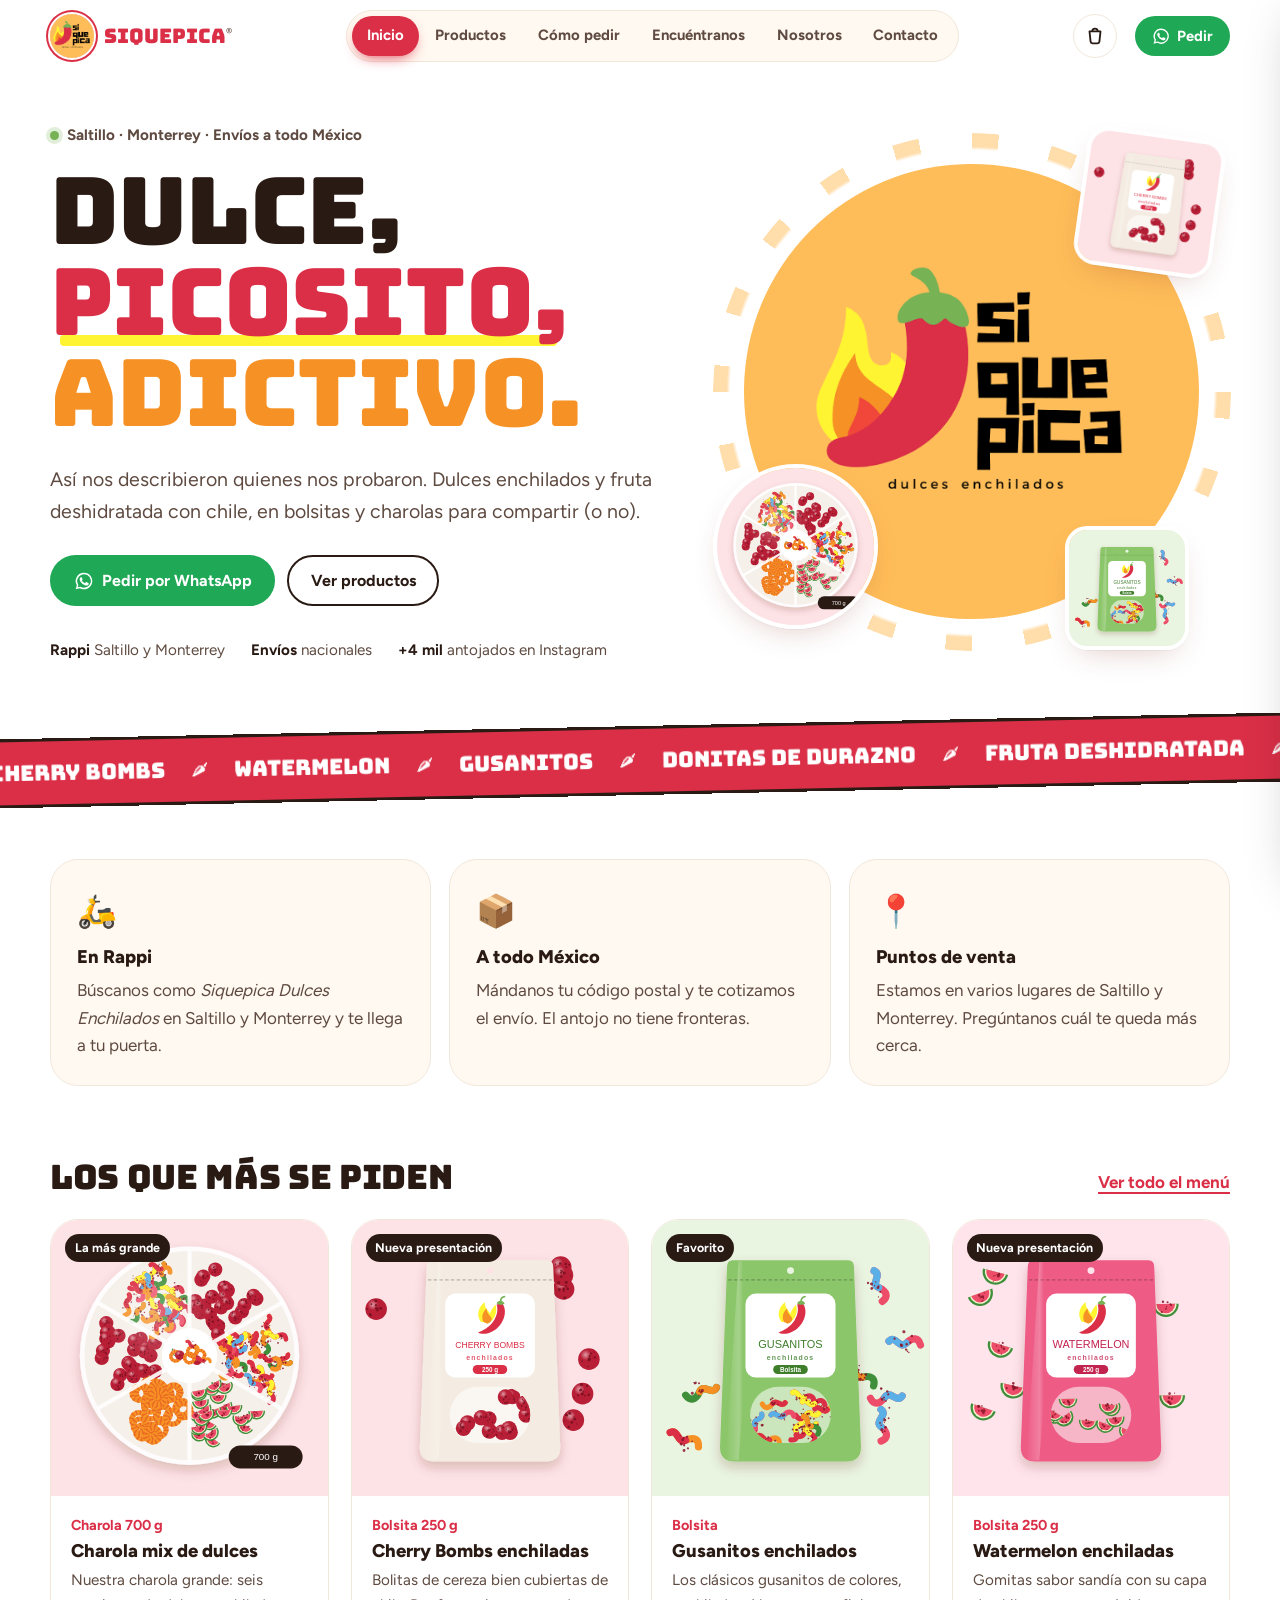
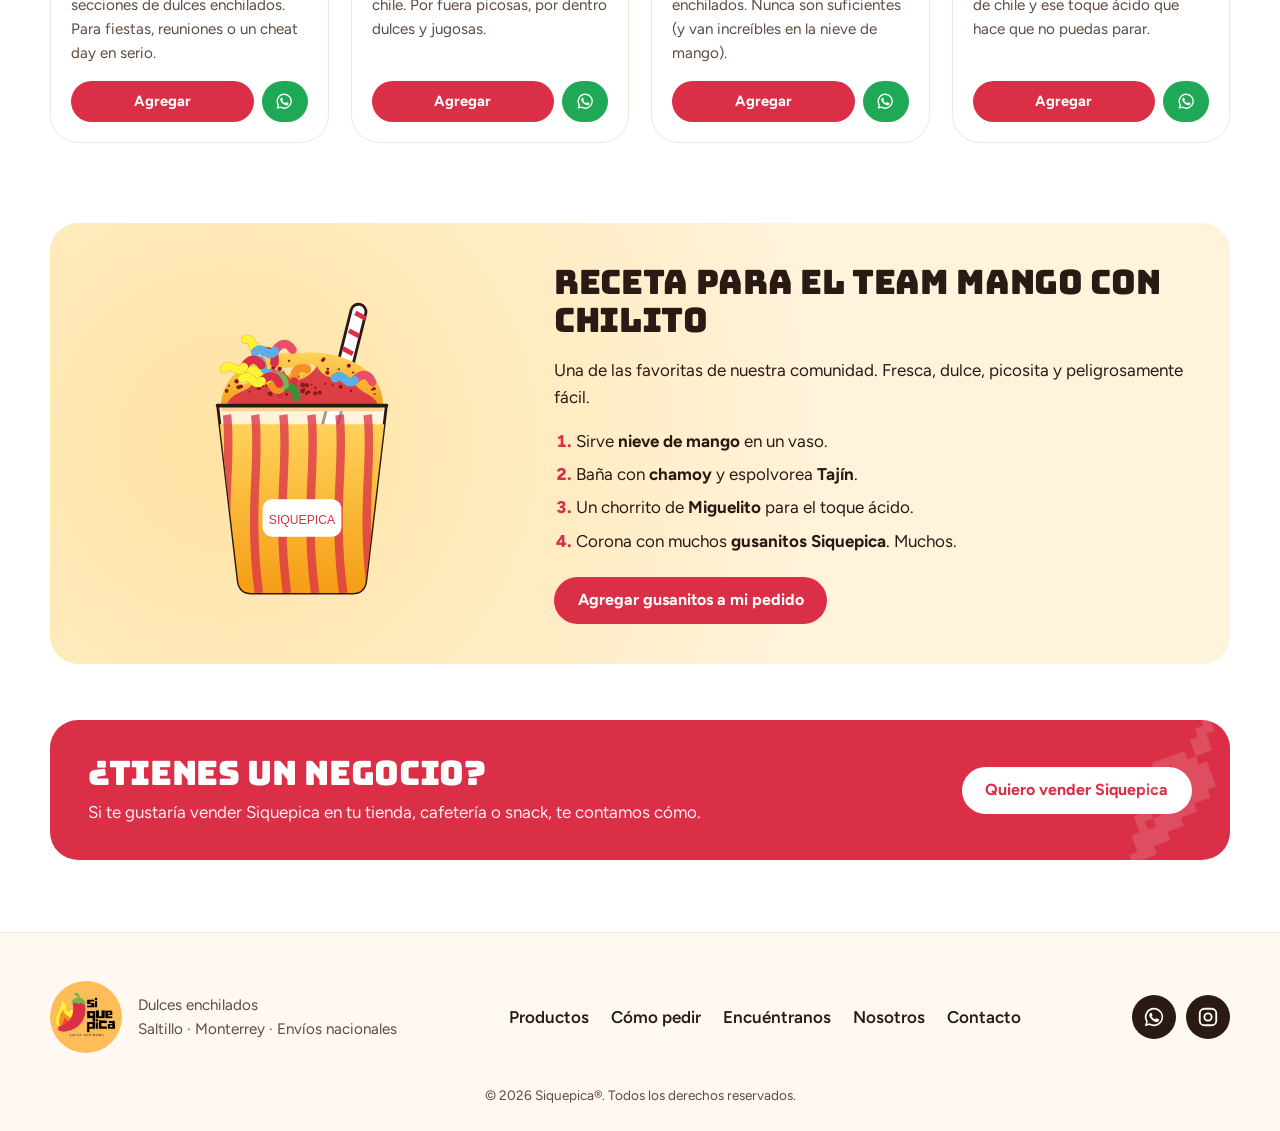
<file: index.html>
<!doctype html>
<html lang="es-MX">
<head>
  <meta charset="utf-8">
  <meta name="viewport" content="width=device-width, initial-scale=1, viewport-fit=cover">
  <title>Siquepica® | Dulces enchilados en Saltillo y Monterrey</title>
  <meta name="description" content="Dulces enchilados y fruta deshidratada con chile. Pide por WhatsApp, encuéntranos en Rappi Saltillo y Monterrey o recibe en todo México con envíos nacionales.">
  <meta name="theme-color" content="#DA2F47">
  <link rel="icon" type="image/png" sizes="32x32" href="img/icon-32.png">
  <link rel="apple-touch-icon" href="img/icon-180.png">

  <meta property="og:type" content="website">
  <meta property="og:locale" content="es_MX">
  <meta property="og:title" content="Siquepica® | Dulces enchilados">
  <meta property="og:description" content="Dulce, picosito y adictivo. Bolsitas, charolas y fruta enchilada desde Saltillo y Monterrey para todo México.">
  <meta property="og:image" content="img/og-image.jpg">
  <meta name="twitter:card" content="summary_large_image">

  <link rel="preload" href="fonts/bungee.woff2" as="font" type="font/woff2" crossorigin>
  <link rel="preload" href="fonts/figtree.woff2" as="font" type="font/woff2" crossorigin>
  <link rel="stylesheet" href="css/styles.css">

  <script type="application/ld+json">
  {
    "@context": "https://schema.org",
    "@type": "Store",
    "name": "Siquepica",
    "description": "Dulces enchilados y fruta deshidratada con chile",
    "image": "img/logo.png",
    "telephone": "+52 844 274 8215",
    "areaServed": ["Saltillo", "Monterrey", "México"],
    "sameAs": ["https://www.instagram.com/siquepica_mx/"]
  }
  </script>
</head>
<body>
  <a class="skip" href="#contenido">Saltar al contenido</a>

  <!-- ============ ENCABEZADO ============ -->
  <header class="topbar" id="topbar">
    <div class="topbar__inner">
      <a href="#inicio" class="brand" data-tab-link="inicio" aria-label="Siquepica, ir al inicio">
        <img src="img/logo.png" alt="" width="44" height="44">
        <span class="brand__name">siquepica<sup>®</sup></span>
      </a>

      <nav class="tabs" aria-label="Secciones">
        <div class="tabs__list" role="tablist">
          <a href="#inicio" role="tab" data-tab-link="inicio">Inicio</a>
          <a href="#productos" role="tab" data-tab-link="productos">Productos</a>
          <a href="#como-pedir" role="tab" data-tab-link="como-pedir">Cómo pedir</a>
          <a href="#encuentranos" role="tab" data-tab-link="encuentranos">Encuéntranos</a>
          <a href="#nosotros" role="tab" data-tab-link="nosotros">Nosotros</a>
          <a href="#contacto" role="tab" data-tab-link="contacto">Contacto</a>
          <span class="tabs__ink" aria-hidden="true"></span>
        </div>
      </nav>

      <button class="cart-btn" id="cartBtn" aria-label="Ver tu pedido" aria-controls="drawer">
        <svg viewBox="0 0 24 24" aria-hidden="true"><path d="M6 7h12l-1.2 11.2a2 2 0 0 1-2 1.8H9.2a2 2 0 0 1-2-1.8L6 7Z"/><path d="M9 7a3 3 0 0 1 6 0"/></svg>
        <span class="cart-btn__count" id="cartCount" hidden>0</span>
      </button>
      <a class="btn btn--wa btn--sm topbar__wa" data-wa="Hola Siquepica 👋 quiero hacer un pedido" href="#" target="_blank" rel="noopener">
        <svg viewBox="0 0 24 24" aria-hidden="true"><use href="#i-wa"/></svg><span>Pedir</span>
      </a>
    </div>
  </header>

  <main id="contenido">

    <!-- ===================== INICIO ===================== -->
    <section class="panel" data-panel="inicio" aria-label="Inicio">
      <div class="hero">
        <div class="hero__copy">
          <p class="hero__kicker"><span class="dot"></span> Saltillo · Monterrey · Envíos a todo México</p>
          <h1 class="hero__title" aria-label="Dulce, picosito, adictivo.">
            <span class="w w1">Dulce,</span>
            <span class="w w2">picosito,</span>
            <span class="w w3">adictivo.</span>
          </h1>
          <p class="hero__lead">Así nos describieron quienes nos probaron. Dulces enchilados y fruta deshidratada con chile, en bolsitas y charolas para compartir (o no).</p>
          <div class="hero__ctas">
            <a class="btn btn--wa" data-wa="Hola Siquepica 👋 se me antojó, ¿qué tienen disponible?" href="#" target="_blank" rel="noopener">
              <svg viewBox="0 0 24 24" aria-hidden="true"><use href="#i-wa"/></svg> Pedir por WhatsApp
            </a>
            <a class="btn btn--ghost" href="#productos" data-tab-link="productos">Ver productos</a>
          </div>
          <ul class="hero__facts">
            <li><strong>Rappi</strong> Saltillo y Monterrey</li>
            <li><strong>Envíos</strong> nacionales</li>
            <li><strong>+4 mil</strong> antojados en Instagram</li>
          </ul>
        </div>

        <div class="hero__art" aria-hidden="true">
          <div class="sun"></div>
          <img class="hero__logo" src="img/logo.png" alt="" width="420" height="420">
          <img class="float f1" src="img/productos/cherry-bombs.svg" alt="">
          <img class="float f2" src="img/productos/charola-700-dulces.svg" alt="">
          <img class="float f3" src="img/productos/gusanitos.svg" alt="">
        </div>
      </div>

      <div class="ticker" aria-hidden="true">
        <div class="ticker__track">
          <span>Cherry bombs</span><i>🌶</i><span>Watermelon</span><i>🌶</i><span>Gusanitos</span><i>🌶</i><span>Donitas de durazno</span><i>🌶</i><span>Fruta deshidratada</span><i>🌶</i><span>Charola 700 g</span><i>🌶</i><span>Mix de dulces</span><i>🌶</i>
          <span>Cherry bombs</span><i>🌶</i><span>Watermelon</span><i>🌶</i><span>Gusanitos</span><i>🌶</i><span>Donitas de durazno</span><i>🌶</i><span>Fruta deshidratada</span><i>🌶</i><span>Charola 700 g</span><i>🌶</i><span>Mix de dulces</span><i>🌶</i>
        </div>
      </div>

      <div class="wrap">
        <div class="ways">
          <a class="way" href="#encuentranos" data-tab-link="encuentranos">
            <span class="way__icon">🛵</span>
            <h3>En Rappi</h3>
            <p>Búscanos como <em>Siquepica Dulces Enchilados</em> en Saltillo y Monterrey y te llega a tu puerta.</p>
          </a>
          <a class="way" href="#como-pedir" data-tab-link="como-pedir">
            <span class="way__icon">📦</span>
            <h3>A todo México</h3>
            <p>Mándanos tu código postal y te cotizamos el envío. El antojo no tiene fronteras.</p>
          </a>
          <a class="way" href="#encuentranos" data-tab-link="encuentranos">
            <span class="way__icon">📍</span>
            <h3>Puntos de venta</h3>
            <p>Estamos en varios lugares de Saltillo y Monterrey. Pregúntanos cuál te queda más cerca.</p>
          </a>
        </div>

        <div class="section-head">
          <h2>Los que más se piden</h2>
          <a class="link" href="#productos" data-tab-link="productos">Ver todo el menú</a>
        </div>
        <div class="grid grid--products" id="featured"></div>

        <article class="recipe">
          <div class="recipe__art" aria-hidden="true">
            <img src="img/mangonada.svg" alt="" width="320" height="320" class="mangonada">
          </div>
          <div class="recipe__copy">
            <h2>Receta para el team mango con chilito</h2>
            <p>Una de las favoritas de nuestra comunidad. Fresca, dulce, picosita y peligrosamente fácil.</p>
            <ol class="recipe__steps">
              <li>Sirve <strong>nieve de mango</strong> en un vaso.</li>
              <li>Baña con <strong>chamoy</strong> y espolvorea <strong>Tajín</strong>.</li>
              <li>Un chorrito de <strong>Miguelito</strong> para el toque ácido.</li>
              <li>Corona con muchos <strong>gusanitos Siquepica</strong>. Muchos.</li>
            </ol>
            <button class="btn btn--red" data-add="gusanitos">Agregar gusanitos a mi pedido</button>
          </div>
        </article>

        <aside class="band">
          <div>
            <h2>¿Tienes un negocio?</h2>
            <p>Si te gustaría vender Siquepica en tu tienda, cafetería o snack, te contamos cómo.</p>
          </div>
          <a class="btn btn--light" href="#contacto" data-tab-link="contacto" data-scroll="mayoreo">Quiero vender Siquepica</a>
        </aside>
      </div>
    </section>

    <!-- ===================== PRODUCTOS ===================== -->
    <section class="panel" data-panel="productos" aria-label="Productos" hidden>
      <div class="wrap">
        <header class="page-head">
          <h1>El menú del antojo</h1>
          <p>Dulces enchilados, fruta deshidratada con chile y mezclas de los dos. Agrega lo que se te antoje y mándanos tu pedido armado por WhatsApp.</p>
        </header>

        <div class="filters" role="group" aria-label="Filtrar productos">
          <button class="chip is-on" data-filter="todos">Todo</button>
          <button class="chip" data-filter="bolsitas">Bolsitas</button>
          <button class="chip" data-filter="charolas">Charolas</button>
          <button class="chip" data-filter="fruta">Fruta</button>
        </div>

        <div class="grid grid--products" id="catalog"></div>

        <div class="sizes">
          <h2>Presentaciones</h2>
          <div class="sizes__row">
            <div class="size"><span class="size__bar" style="--h:22%"></span><strong>100 g</strong><span>Bolsita chica</span></div>
            <div class="size"><span class="size__bar" style="--h:45%"></span><strong>250 g</strong><span>Bolsita</span></div>
            <div class="size"><span class="size__bar" style="--h:62%"></span><strong>350 g</strong><span>Charola</span></div>
            <div class="size"><span class="size__bar" style="--h:100%"></span><strong>700 g</strong><span>Charola grande</span></div>
          </div>
          <p class="note">Precios y existencias cambian según temporada. Te confirmamos todo por WhatsApp o DM antes de apartar.</p>
        </div>
      </div>
    </section>

    <!-- ===================== CÓMO PEDIR ===================== -->
    <section class="panel" data-panel="como-pedir" aria-label="Cómo pedir" hidden>
      <div class="wrap">
        <header class="page-head">
          <h1>Pedir es más fácil de lo que crees</h1>
          <p>Cinco pasos y tu antojo va en camino.</p>
        </header>

        <ol class="steps">
          <li class="step">
            <span class="step__n">1</span>
            <div>
              <h3>Escríbenos</h3>
              <p>Mándanos DM o WhatsApp y dinos desde qué ciudad nos escribes. Si necesitas envío, compártenos tu código postal.</p>
            </div>
          </li>
          <li class="step">
            <span class="step__n">2</span>
            <div>
              <h3>Elige lo que más se te antoje</h3>
              <p>Dulces enchilados, fruta deshidratada enchilada o mix de dulces con fruta. Escoge tu presentación favorita.</p>
            </div>
          </li>
          <li class="step">
            <span class="step__n">3</span>
            <div>
              <h3>Confirmamos disponibilidad</h3>
              <p>Te pasamos el total de tu pedido, las opciones de entrega y, si aplica, el costo de envío. Apartas con el <strong>50% de anticipo</strong>.</p>
            </div>
          </li>
          <li class="step">
            <span class="step__n">4</span>
            <div>
              <h3>Elige cómo recibirlo</h3>
              <p>Recolección sin costo, entrega a domicilio en Saltillo y Monterrey, o envío nacional.</p>
            </div>
          </li>
          <li class="step">
            <span class="step__n">5</span>
            <div>
              <h3>Liquida y recibe</h3>
              <p>Según la opción que elegiste, liquidas al recoger o antes de que salga tu pedido. Y a disfrutar.</p>
            </div>
          </li>
        </ol>

        <h2 class="h2-space">Opciones de entrega</h2>
        <div class="delivery">
          <article class="dcard">
            <div class="dcard__top" style="--c:var(--green)">🛍️</div>
            <h3>Recolección sin costo</h3>
            <p>Recoge tu pedido en uno de nuestros puntos participantes. Se agenda según los horarios de entrega.</p>
            <p class="dcard__pay"><strong>Pago:</strong> si recoges directo con nosotros, liquidas ahí mismo. En otro punto participante, tu pedido debe quedar liquidado antes.</p>
          </article>
          <article class="dcard">
            <div class="dcard__top" style="--c:var(--orange)">🛵</div>
            <h3>Entrega a domicilio</h3>
            <p>Disponible en Saltillo y Monterrey. El costo depende de tu zona.</p>
            <p class="dcard__pay"><strong>Pago:</strong> se liquida antes de que salga tu pedido.</p>
          </article>
          <article class="dcard">
            <div class="dcard__top" style="--c:var(--red)">📦</div>
            <h3>Envío nacional</h3>
            <p>Enviamos a toda la República Mexicana. Solo pásanos tu código postal para cotizar.</p>
            <p class="dcard__pay"><strong>Pago:</strong> se liquida antes del envío.</p>
          </article>
        </div>

        <div class="band band--yellow">
          <div>
            <h2>¿Ya sabes qué vas a pedir?</h2>
            <p>Arma tu pedido en la página y te lo mandamos listo a WhatsApp.</p>
          </div>
          <a class="btn btn--red" href="#productos" data-tab-link="productos">Armar mi pedido</a>
        </div>
      </div>
    </section>

    <!-- ===================== ENCUÉNTRANOS ===================== -->
    <section class="panel" data-panel="encuentranos" aria-label="Dónde encontrarnos" hidden>
      <div class="wrap">
        <header class="page-head">
          <h1>¿Dónde consigo Siquepica?</h1>
          <p>En Rappi, en puntos de venta de Saltillo y Monterrey, o directo en tu casa con envío nacional.</p>
        </header>

        <div class="route" aria-hidden="true">
          <svg viewBox="0 0 800 220" class="route__svg">
            <path id="routePath" d="M90 160 C230 40 330 200 450 110 S650 60 710 80" fill="none" stroke="var(--red)" stroke-width="5" stroke-linecap="round" stroke-dasharray="2 14"/>
            <g class="pin" transform="translate(90 160)"><circle r="16" fill="var(--red)"/><circle r="6" fill="#fff"/></g>
            <g class="pin" transform="translate(710 80)"><circle r="16" fill="var(--red)"/><circle r="6" fill="#fff"/></g>
            <text x="90" y="205" text-anchor="middle" class="route__city">Saltillo</text>
            <text x="710" y="130" text-anchor="middle" class="route__city">Monterrey</text>
            <g class="route__chili">
              <path d="M10 -14 C16 -8 15 4 5 11 C-1 15 -9 16 -12 13 C-8 12 0 8 4 2 C8 -4 8 -9 6 -13 Z" fill="var(--red)"/>
              <path d="M6 -14 C8 -17 12 -17 14 -13 C12 -12 8 -12 6 -14 Z" fill="var(--green)"/>
              <animateMotion dur="7s" repeatCount="indefinite" rotate="auto"><mpath href="#routePath"/></animateMotion>
            </g>
          </svg>
        </div>

        <div class="split">
          <article class="place">
            <div class="place__head">
              <span class="rappi-badge">Rappi</span>
              <h2>Saltillo</h2>
            </div>
            <p>Desde enero de 2026 ya estamos en Rappi Saltillo. Encuentra bolsitas de 250 g en nuestra nueva presentación y charolas de 350 g y 700 g.</p>
            <p class="muted">Abre Rappi y busca <strong>Siquepica Dulces Enchilados</strong>.</p>
            <a class="btn btn--rappi" data-rappi href="#" target="_blank" rel="noopener">Abrir Rappi</a>
          </article>

          <article class="place">
            <div class="place__head">
              <span class="rappi-badge">Rappi</span>
              <h2>Monterrey</h2>
            </div>
            <p>Llegamos a Rappi Monterrey en marzo de 2026. Disponible en:</p>
            <ul class="zones">
              <li>Valle Oriente</li><li>San Agustín</li><li>Contry</li><li>Zona Tec</li><li>Roma</li>
              <li>Centro Sur</li><li>Las Brisas</li><li>Del Paseo</li><li>Mederos</li><li>y zonas cercanas</li>
            </ul>
            <table class="hours">
              <caption>Horario en Rappi Monterrey</caption>
              <tr><th scope="row">Lunes a viernes</th><td>11:00 am – 6:30 pm</td></tr>
              <tr><th scope="row">Sábado</th><td>11:00 am – 2:00 pm</td></tr>
            </table>
            <p class="muted small">La disponibilidad puede variar según tu ubicación dentro de la app.</p>
            <a class="btn btn--rappi" data-rappi href="#" target="_blank" rel="noopener">Abrir Rappi</a>
          </article>
        </div>

        <div class="split">
          <article class="place place--soft">
            <h2>Puntos de venta</h2>
            <p>Tenemos presencia en diferentes ubicaciones de Saltillo y Monterrey. La lista completa y actualizada está en las historias destacadas de nuestro Instagram.</p>
            <div class="btn-row">
              <a class="btn btn--ghost" data-ig href="#" target="_blank" rel="noopener">Ver lista en Instagram</a>
              <a class="btn btn--wa" data-wa="Hola Siquepica 👋 ¿cuál es el punto de venta más cercano a mí? Estoy en:" href="#" target="_blank" rel="noopener">
                <svg viewBox="0 0 24 24" aria-hidden="true"><use href="#i-wa"/></svg> Preguntar el más cercano
              </a>
            </div>
          </article>
          <article class="place place--soft">
            <h2>Envíos nacionales</h2>
            <p>Porque el antojo de Siquepica llega a todo México. Escribe tu código postal y te mandamos la cotización por WhatsApp.</p>
            <form class="cp-form" id="cpForm">
              <label for="cp">Tu código postal</label>
              <div class="cp-form__row">
                <input id="cp" name="cp" inputmode="numeric" pattern="[0-9]{5}" maxlength="5" placeholder="Ej. 25000" required>
                <button class="btn btn--red" type="submit">Cotizar envío</button>
              </div>
              <p class="cp-form__msg" id="cpMsg" role="status"></p>
            </form>
          </article>
        </div>
      </div>
    </section>

    <!-- ===================== NOSOTROS ===================== -->
    <section class="panel" data-panel="nosotros" aria-label="Nosotros" hidden>
      <div class="wrap">
        <div class="story">
          <div class="story__copy">
            <h1>Un antojo que se volvió marca</h1>
            <p>Siquepica nació en el norte, donde el chile se le pone a todo: a la fruta, a los dulces, a la nieve y hasta a las papitas. Empezamos con una idea sencilla: hacer dulces enchilados que de verdad piquen, pero que también sepan a algo.</p>
            <p>Hoy preparamos bolsitas, charolas y mezclas de dulces y fruta deshidratada que salen de Saltillo y Monterrey hacia todo México. Los encuentras en Rappi, en puntos de venta locales o directo en tu puerta.</p>
            <p>México sabe a limón, a chile, a chamoy… y a ese antojo que siempre se comparte. De eso se trata.</p>
          </div>
          <figure class="story__badge">
            <img src="img/logo.png" alt="Logotipo de Siquepica: un chile rojo con flamas y el texto si que pica, dulces enchilados" width="360" height="360">
          </figure>
        </div>

        <h2 class="h2-space">Lo que nos importa</h2>
        <div class="values">
          <div class="value">
            <span class="value__emoji">🔥</span>
            <h3>Que sí pique</h3>
            <p>No le tenemos miedo al chile. Cada dulce lleva su buena capa, pareja, hasta la última pieza.</p>
          </div>
          <div class="value">
            <span class="value__emoji">🍬</span>
            <h3>Que sepa rico</h3>
            <p>El picor acompaña, no tapa. Buscamos el balance entre lo dulce, lo ácido y lo picosito.</p>
          </div>
          <div class="value">
            <span class="value__emoji">🤝</span>
            <h3>Que se comparta</h3>
            <p>Charolas para la reunión, bolsitas para regalar. Un antojo sabe mejor cuando es de dos.</p>
          </div>
        </div>

        <section class="three" aria-labelledby="tres-palabras">
          <h2 id="tres-palabras">El reto de las 3 palabras</h2>
          <p>Regalamos Siquepica a varias personas y les pedimos describirlo en solo tres palabras. Estas fueron las que más se repitieron:</p>
          <div class="three__words">
            <span class="tw tw1">Dulce</span>
            <span class="tw tw2">Picosito</span>
            <span class="tw tw3">Adictivo</span>
          </div>
          <p class="muted">¿Y tú? Cuéntanos tus tres palabras en <a data-ig href="#" target="_blank" rel="noopener">Instagram</a>.</p>
        </section>

        <section class="team" id="team" hidden aria-labelledby="equipo-titulo">
          <h2 id="equipo-titulo" class="h2-space">Detrás de Siquepica</h2>
          <div class="team__grid" id="teamGrid"></div>
        </section>

        <div class="ig-card">
          <img src="img/logo.png" alt="" width="88" height="88">
          <div>
            <h2>@siquepica_mx</h2>
            <p>Lanzamientos, recetas, dinámicas y dónde estamos esta semana. Más de 4 mil personas ya nos siguen.</p>
          </div>
          <a class="btn btn--ig" data-ig href="#" target="_blank" rel="noopener">Seguir en Instagram</a>
        </div>
      </div>
    </section>

    <!-- ===================== CONTACTO ===================== -->
    <section class="panel" data-panel="contacto" aria-label="Contacto" hidden>
      <div class="wrap">
        <header class="page-head">
          <h1>Hablemos</h1>
          <p>Pedidos, envíos, eventos o mayoreo. Te contestamos por WhatsApp o por DM en Instagram.</p>
        </header>

        <div class="contact">
          <a class="ccard ccard--wa" data-wa="Hola Siquepica 👋" href="#" target="_blank" rel="noopener">
            <svg viewBox="0 0 24 24" aria-hidden="true"><use href="#i-wa"/></svg>
            <span class="ccard__label">WhatsApp</span>
            <strong data-wa-visible>844 274 8215</strong>
            <span class="ccard__hint">La forma más rápida de pedir</span>
          </a>
          <a class="ccard ccard--ig" data-ig href="#" target="_blank" rel="noopener">
            <svg viewBox="0 0 24 24" aria-hidden="true"><rect x="3" y="3" width="18" height="18" rx="5"/><circle cx="12" cy="12" r="4"/><circle cx="17.5" cy="6.5" r="1" fill="currentColor"/></svg>
            <span class="ccard__label">Instagram</span>
            <strong>@siquepica_mx</strong>
            <span class="ccard__hint">Mándanos DM</span>
          </a>
          <a class="ccard ccard--rappi" data-rappi href="#" target="_blank" rel="noopener">
            <svg viewBox="0 0 24 24" aria-hidden="true"><circle cx="7" cy="17" r="3"/><circle cx="18" cy="17" r="3"/><path d="M7 17h6l3-7h-4M14 6h3l1 4"/></svg>
            <span class="ccard__label">Rappi</span>
            <strong>Saltillo y Monterrey</strong>
            <span class="ccard__hint">Siquepica Dulces Enchilados</span>
          </a>
        </div>

        <div class="split split--wide" id="mayoreo">
          <form class="form" id="bizForm">
            <h2>Vende Siquepica en tu negocio</h2>
            <p class="muted">Llena esto y se abre WhatsApp con tu mensaje listo. Te mandamos toda la información.</p>
            <div class="field">
              <label for="bName">Tu nombre</label>
              <input id="bName" name="nombre" autocomplete="name" required>
            </div>
            <div class="field">
              <label for="bBiz">Nombre del negocio</label>
              <input id="bBiz" name="negocio" required>
            </div>
            <div class="field-row">
              <div class="field">
                <label for="bCity">Ciudad</label>
                <select id="bCity" name="ciudad">
                  <option>Saltillo</option>
                  <option>Monterrey</option>
                  <option>Otra ciudad</option>
                </select>
              </div>
              <div class="field">
                <label for="bType">Tipo de negocio</label>
                <select id="bType" name="tipo">
                  <option>Tienda o abarrotes</option>
                  <option>Cafetería o snack</option>
                  <option>Escuela o cooperativa</option>
                  <option>Evento o fiesta</option>
                  <option>Otro</option>
                </select>
              </div>
            </div>
            <div class="field">
              <label for="bMsg">Algo más que debamos saber <span class="muted">(opcional)</span></label>
              <textarea id="bMsg" name="mensaje" rows="3"></textarea>
            </div>
            <button class="btn btn--wa btn--block" type="submit">
              <svg viewBox="0 0 24 24" aria-hidden="true"><use href="#i-wa"/></svg> Enviar por WhatsApp
            </button>
          </form>

          <div class="faq">
            <h2>Preguntas frecuentes</h2>
            <details>
              <summary>¿Hacen envíos fuera de Saltillo y Monterrey?</summary>
              <p>Sí, hacemos envíos a toda la República Mexicana. Mándanos tu código postal por WhatsApp o DM y te cotizamos.</p>
            </details>
            <details>
              <summary>¿Cómo aparto mi pedido?</summary>
              <p>Cuando confirmamos disponibilidad te pasamos el total. Apartas con el 50% de anticipo y liquidas el resto según tu forma de entrega.</p>
            </details>
            <details>
              <summary>¿Puedo recoger mi pedido?</summary>
              <p>Sí, la recolección no tiene costo. Puedes recoger con nosotros o en uno de los puntos participantes, sujeto a los horarios de entrega.</p>
            </details>
            <details>
              <summary>¿Qué presentaciones tienen?</summary>
              <p>Bolsitas de 100 g y 250 g, charola de 350 g (mix de fruta) y charola de 700 g (mix de dulces). También armamos mixes de dulces con fruta.</p>
            </details>
            <details>
              <summary>¿Están en Rappi?</summary>
              <p>Sí, en Saltillo y en Monterrey. Búscanos como Siquepica Dulces Enchilados. En Monterrey el horario es de lunes a viernes de 11:00 am a 6:30 pm y sábados de 11:00 am a 2:00 pm.</p>
            </details>
            <details>
              <summary>¿Hacen pedidos para eventos?</summary>
              <p>Sí. Las charolas de 700 g son ideales para fiestas y reuniones. Escríbenos con la fecha y cuántas personas serán.</p>
            </details>
            <details>
              <summary>¿Qué tanto pican?</summary>
              <p>Pican rico: se siente el chile pero no te quita el sabor del dulce. Si eres nuevo en lo enchilado, empieza por las donitas o la fruta.</p>
            </details>
          </div>
        </div>
      </div>
    </section>
  </main>

  <!-- ============ PIE ============ -->
  <footer class="footer">
    <div class="wrap footer__inner">
      <div class="footer__brand">
        <img src="img/logo.png" alt="Siquepica" width="72" height="72">
        <p>Dulces enchilados<br>Saltillo · Monterrey · Envíos nacionales</p>
      </div>
      <nav class="footer__nav" aria-label="Pie de página">
        <a href="#productos" data-tab-link="productos">Productos</a>
        <a href="#como-pedir" data-tab-link="como-pedir">Cómo pedir</a>
        <a href="#encuentranos" data-tab-link="encuentranos">Encuéntranos</a>
        <a href="#nosotros" data-tab-link="nosotros">Nosotros</a>
        <a href="#contacto" data-tab-link="contacto">Contacto</a>
      </nav>
      <div class="footer__social">
        <a data-wa="Hola Siquepica 👋" href="#" target="_blank" rel="noopener" aria-label="WhatsApp"><svg viewBox="0 0 24 24"><use href="#i-wa"/></svg></a>
        <a data-ig href="#" target="_blank" rel="noopener" aria-label="Instagram"><svg viewBox="0 0 24 24"><rect x="3" y="3" width="18" height="18" rx="5" fill="none" stroke="currentColor" stroke-width="2"/><circle cx="12" cy="12" r="4" fill="none" stroke="currentColor" stroke-width="2"/></svg></a>
      </div>
    </div>
    <p class="footer__legal">© <span id="year">2026</span> Siquepica®. Todos los derechos reservados.</p>
  </footer>

  <!-- ============ BARRA INFERIOR (CELULAR) ============ -->
  <nav class="bottombar" aria-label="Secciones">
    <a href="#inicio" data-tab-link="inicio"><svg viewBox="0 0 24 24"><path d="M4 11 12 4l8 7v8a1 1 0 0 1-1 1h-4v-6H9v6H5a1 1 0 0 1-1-1z"/></svg><span>Inicio</span></a>
    <a href="#productos" data-tab-link="productos"><svg viewBox="0 0 24 24"><path d="M6 7h12l-1.2 11.2a2 2 0 0 1-2 1.8H9.2a2 2 0 0 1-2-1.8L6 7Z"/><path d="M9 7a3 3 0 0 1 6 0"/></svg><span>Productos</span></a>
    <a href="#como-pedir" data-tab-link="como-pedir"><svg viewBox="0 0 24 24"><path d="M8 6h12M8 12h12M8 18h12"/><circle cx="4" cy="6" r="1"/><circle cx="4" cy="12" r="1"/><circle cx="4" cy="18" r="1"/></svg><span>Pedir</span></a>
    <a href="#encuentranos" data-tab-link="encuentranos"><svg viewBox="0 0 24 24"><path d="M12 21s-7-6.2-7-11a7 7 0 0 1 14 0c0 4.8-7 11-7 11Z"/><circle cx="12" cy="10" r="2.5"/></svg><span>Dónde</span></a>
    <a href="#nosotros" data-tab-link="nosotros"><svg viewBox="0 0 24 24"><path d="M12 20s-7-4.4-7-10a4 4 0 0 1 7-2.6A4 4 0 0 1 19 10c0 5.6-7 10-7 10Z"/></svg><span>Nosotros</span></a>
    <a href="#contacto" data-tab-link="contacto"><svg viewBox="0 0 24 24"><path d="M4 5h16v11H8l-4 4z"/></svg><span>Contacto</span></a>
  </nav>

  <!-- ============ PANEL DE PEDIDO ============ -->
  <div class="scrim" id="scrim" hidden></div>
  <aside class="drawer" id="drawer" aria-label="Tu pedido" aria-hidden="true">
    <header class="drawer__head">
      <h2>Tu pedido</h2>
      <button class="icon-btn" id="drawerClose" aria-label="Cerrar">
        <svg viewBox="0 0 24 24"><path d="M6 6l12 12M18 6 6 18"/></svg>
      </button>
    </header>
    <div class="drawer__body">
      <ul class="order" id="orderList"></ul>
      <div class="order-empty" id="orderEmpty">
        <img src="img/productos/mix-dulces-fruta.svg" alt="" width="140" height="140">
        <p>Tu pedido está vacío. Agrega productos desde el menú.</p>
        <a class="btn btn--ghost btn--sm" href="#productos" data-tab-link="productos" data-close-drawer>Ver productos</a>
      </div>
      <div class="order-form" id="orderForm" hidden>
        <div class="field">
          <label for="oCity">¿Desde dónde nos escribes?</label>
          <select id="oCity">
            <option>Saltillo</option>
            <option>Monterrey</option>
            <option>Otra ciudad (envío nacional)</option>
          </select>
        </div>
        <fieldset class="field">
          <legend>¿Cómo lo quieres recibir?</legend>
          <label class="radio"><input type="radio" name="oWay" value="Recolección sin costo" checked> Recolección sin costo</label>
          <label class="radio"><input type="radio" name="oWay" value="Entrega a domicilio"> Entrega a domicilio</label>
          <label class="radio"><input type="radio" name="oWay" value="Envío nacional"> Envío nacional</label>
        </fieldset>
        <div class="field" id="oCpField" hidden>
          <label for="oCp">Código postal</label>
          <input id="oCp" inputmode="numeric" maxlength="5" placeholder="Ej. 64000">
        </div>
      </div>
    </div>
    <footer class="drawer__foot" id="drawerFoot" hidden>
      <p class="muted small">Te confirmamos precio y disponibilidad por WhatsApp. Apartas con 50% de anticipo.</p>
      <button class="btn btn--wa btn--block" id="sendOrder">
        <svg viewBox="0 0 24 24" aria-hidden="true"><use href="#i-wa"/></svg> Enviar pedido por WhatsApp
      </button>
    </footer>
  </aside>

  <div class="toast" id="toast" role="status" aria-live="polite"></div>

  <!-- Íconos -->
  <svg width="0" height="0" style="position:absolute" aria-hidden="true">
    <symbol id="i-wa" viewBox="0 0 24 24"><path fill="currentColor" stroke="none" d="M12 2a10 10 0 0 0-8.6 15.1L2 22l5-1.3A10 10 0 1 0 12 2Zm0 18.2a8.2 8.2 0 0 1-4.2-1.2l-.3-.2-3 .8.8-2.9-.2-.3A8.2 8.2 0 1 1 12 20.2Zm4.5-6.1c-.2-.1-1.5-.7-1.7-.8s-.4-.1-.6.1-.7.8-.8 1-.3.2-.5.1a6.7 6.7 0 0 1-3.3-2.9c-.3-.4.3-.4.7-1.4.1-.2 0-.3 0-.4l-.8-1.8c-.2-.5-.4-.4-.6-.4h-.5a1 1 0 0 0-.7.3 3 3 0 0 0-.9 2.2 5.2 5.2 0 0 0 1.1 2.7 11.8 11.8 0 0 0 4.5 4c1.7.7 2.3.8 3.2.6a2.7 2.7 0 0 0 1.8-1.3 2.2 2.2 0 0 0 .2-1.3c-.1-.1-.2-.2-.4-.3Z"/></symbol>
  </svg>

  <script src="js/datos.js"></script>
  <script src="js/main.js"></script>
</body>
</html>
</file>
<file: css/styles.css>
/* ============================================================
   SIQUEPICA · Estilos
   Colores tomados directamente del logotipo.
   ============================================================ */

@font-face { font-family: "Bungee"; src: url("../fonts/bungee.woff2") format("woff2"); font-weight: 400; font-display: swap; }
@font-face { font-family: "Figtree"; src: url("../fonts/figtree.woff2") format("woff2"); font-weight: 300 900; font-display: swap; }

:root {
  --red: #DA2F47;
  --red-dark: #B81F36;
  --mango: #FFBD59;
  --mango-soft: #FFF3DC;
  --orange: #F69225;
  --flame: #F0473A;
  --yellow: #FFF432;
  --green: #77B255;
  --wa: #1FA855;

  --ink: #2A1A14;          /* café chile muy oscuro, en vez de negro puro */
  --ink-2: #5E4A40;
  --line: #F1E6DA;
  --paper: #FFFFFF;
  --cream: #FFF9F1;

  --display: "Bungee", Impact, "Arial Black", sans-serif;
  --body: "Figtree", system-ui, -apple-system, "Segoe UI", Roboto, sans-serif;

  --r-lg: 28px;
  --r-md: 18px;
  --r-sm: 12px;
  --shadow: 0 1px 0 rgba(42, 26, 20, .04), 0 12px 32px -14px rgba(122, 32, 20, .28);
  --wrap: 1180px;
  --top-h: 72px;
  --bottom-h: 0px;
  --ease: cubic-bezier(.2, .8, .2, 1);
}

*, *::before, *::after { box-sizing: border-box; }
html { -webkit-text-size-adjust: 100%; scroll-behavior: smooth; }
body {
  margin: 0;
  background: var(--paper);
  color: var(--ink);
  font-family: var(--body);
  font-size: 17px;
  line-height: 1.6;
  -webkit-font-smoothing: antialiased;
  padding-bottom: var(--bottom-h);
  overflow-x: hidden;
}
img { max-width: 100%; display: block; }
[hidden] { display: none !important; }
a { color: inherit; }
h1, h2, h3 { line-height: 1.15; margin: 0 0 .5em; }
h1, h2 { font-family: var(--display); font-weight: 400; letter-spacing: -.01em; }
h1 { font-size: clamp(2rem, 4.6vw, 3.4rem); }
h2 { font-size: clamp(1.45rem, 2.8vw, 2.1rem); }
h3 { font-size: 1.15rem; font-weight: 800; }
p { margin: 0 0 1em; }
.muted { color: var(--ink-2); }
.small { font-size: .88rem; }
:focus-visible { outline: 3px solid var(--orange); outline-offset: 3px; border-radius: 6px; }

.skip { position: absolute; left: -999px; top: 8px; background: var(--ink); color: #fff; padding: 8px 14px; border-radius: 8px; z-index: 100; }
.skip:focus { left: 8px; }

.wrap { width: min(var(--wrap), 100% - 32px); margin-inline: auto; }

/* ---------- Botones ---------- */
.btn {
  --bg: var(--ink); --fg: #fff;
  display: inline-flex; align-items: center; justify-content: center; gap: .5em;
  padding: .85em 1.35em; border-radius: 999px; border: 2px solid transparent;
  background: var(--bg); color: var(--fg);
  font: 700 1rem/1 var(--body); text-decoration: none; cursor: pointer;
  transition: transform .2s var(--ease), box-shadow .2s var(--ease), background .2s;
  white-space: nowrap;
}
.btn svg { width: 1.25em; height: 1.25em; }
.btn:hover { transform: translateY(-2px); box-shadow: 0 10px 20px -10px var(--bg); }
.btn:active { transform: translateY(0) scale(.98); }
.btn--wa { --bg: var(--wa); }
.btn--red { --bg: var(--red); }
.btn--rappi { --bg: #FF441F; }
.btn--ig { --bg: linear-gradient(45deg, #F58529, #DD2A7B 55%, #8134AF); background: linear-gradient(45deg, #F58529, #DD2A7B 55%, #8134AF); }
.btn--light { --bg: #fff; --fg: var(--red); }
.btn--ghost { background: transparent; color: var(--ink); border-color: var(--ink); }
.btn--ghost:hover { background: var(--ink); color: #fff; box-shadow: none; }
.btn--sm { padding: .6em 1em; font-size: .92rem; }
.btn--block { width: 100%; }
.btn-row { display: flex; flex-wrap: wrap; gap: 10px; }
.link { color: var(--red); font-weight: 700; text-decoration-thickness: 2px; text-underline-offset: 4px; }

/* ---------- Encabezado ---------- */
.topbar {
  position: sticky; top: 0; z-index: 40;
  background: rgba(255, 255, 255, .88);
  backdrop-filter: saturate(1.4) blur(14px);
  -webkit-backdrop-filter: saturate(1.4) blur(14px);
  border-bottom: 1px solid transparent;
  transition: border-color .3s, box-shadow .3s;
}
.topbar.is-scrolled { border-color: var(--line); box-shadow: 0 6px 24px -18px rgba(0,0,0,.3); }
.topbar__inner {
  width: min(var(--wrap), 100% - 32px); margin-inline: auto;
  height: var(--top-h); display: flex; align-items: center; gap: 18px;
}
.brand { display: flex; align-items: center; gap: 10px; text-decoration: none; flex-shrink: 0; }
.brand img { width: 44px; height: 44px; border-radius: 50%; box-shadow: 0 0 0 2px #fff, 0 0 0 4px var(--red); transition: transform .4s var(--ease); }
.brand:hover img { transform: rotate(-12deg) scale(1.05); }
.brand__name { font-family: var(--display); font-size: 1.25rem; color: var(--red); line-height: 1; }
.brand__name sup { font-family: var(--body); font-size: .5em; color: var(--ink-2); }

.tabs { flex: 1; display: flex; justify-content: center; }
.tabs__list { position: relative; display: flex; gap: 2px; padding: 5px; background: var(--cream); border: 1px solid var(--line); border-radius: 999px; }
.tabs__list a {
  position: relative; z-index: 1; padding: .55em 1em; border-radius: 999px;
  font-weight: 700; font-size: .93rem; text-decoration: none; color: var(--ink-2);
  transition: color .25s;
}
.tabs__list a:hover { color: var(--ink); }
.tabs__list a[aria-selected="true"] { color: #fff; }
.tabs__ink {
  position: absolute; z-index: 0; top: 5px; bottom: 5px; left: 0; width: 0;
  background: var(--red); border-radius: 999px;
  transition: transform .45s var(--ease), width .45s var(--ease);
  box-shadow: 0 6px 14px -6px var(--red);
}

.cart-btn {
  position: relative; width: 44px; height: 44px; border-radius: 50%;
  border: 1px solid var(--line); background: #fff; cursor: pointer; display: grid; place-items: center;
  flex-shrink: 0; transition: transform .2s;
}
.cart-btn svg { width: 22px; height: 22px; fill: none; stroke: var(--ink); stroke-width: 2; stroke-linejoin: round; }
.cart-btn:hover { transform: scale(1.06); }
.cart-btn__count {
  position: absolute; top: -4px; right: -4px; min-width: 20px; height: 20px; padding: 0 5px;
  border-radius: 999px; background: var(--red); color: #fff; font-size: .72rem; font-weight: 800;
  display: grid; place-items: center; border: 2px solid #fff;
}
.cart-btn.bump { animation: bump .45s var(--ease); }
@keyframes bump { 30% { transform: scale(1.25) rotate(-8deg); } 60% { transform: scale(.95) rotate(4deg); } }

/* ---------- Paneles (pestañas) ---------- */
.panel { min-height: calc(100vh - var(--top-h)); padding-bottom: 72px; }
.panel.is-entering { animation: panelIn .55s var(--ease) both; }
@keyframes panelIn { from { opacity: 0; transform: translateY(18px); } to { opacity: 1; transform: none; } }

.page-head { padding: 56px 0 28px; max-width: 720px; }
.page-head p { font-size: 1.12rem; color: var(--ink-2); }
.section-head { display: flex; justify-content: space-between; align-items: end; gap: 16px; margin: 72px 0 22px; flex-wrap: wrap; }
.section-head h2 { margin: 0; }
.h2-space { margin-top: 64px; }

/* ---------- Hero ---------- */
.hero {
  width: min(var(--wrap), 100% - 32px); margin-inline: auto;
  display: grid; grid-template-columns: 1.1fr .9fr; align-items: center; gap: 32px;
  padding: 48px 0 56px;
}
.hero__kicker { display: inline-flex; align-items: center; gap: 8px; font-weight: 700; color: var(--ink-2); font-size: .95rem; margin-bottom: 18px; }
.dot { width: 9px; height: 9px; border-radius: 50%; background: var(--green); box-shadow: 0 0 0 4px rgba(119,178,85,.22); animation: pulse 2s infinite; }
@keyframes pulse { 50% { box-shadow: 0 0 0 9px rgba(119,178,85,0); } }

.hero__title { font-size: clamp(2.7rem, 7.4vw, 5.8rem); line-height: .98; margin-bottom: 26px; }
.hero__title .w { display: block; opacity: 0; transform: translateY(40%) rotate(-3deg); animation: wordIn .8s var(--ease) forwards; }
.hero__title .w1 { color: var(--ink); animation-delay: .1s; }
.hero__title .w2 { color: var(--red); animation-delay: .28s; }
.hero__title .w3 { color: var(--orange); animation-delay: .46s; -webkit-text-stroke: 0; }
@keyframes wordIn { to { opacity: 1; transform: none; } }
.hero__title .w2 { position: relative; display: inline-block; }
.hero__title .w2::after {
  content: ""; position: absolute; left: 2%; right: 2%; bottom: .02em; height: .12em;
  background: var(--yellow); z-index: -1; border-radius: 4px; transform: scaleX(0); transform-origin: left;
  animation: underline .6s .9s var(--ease) forwards;
}
@keyframes underline { to { transform: scaleX(1); } }

.hero__lead { font-size: clamp(1.05rem, 1.6vw, 1.22rem); max-width: 34em; color: var(--ink-2); }
.hero__ctas { display: flex; flex-wrap: wrap; gap: 12px; margin: 28px 0 32px; }
.hero__facts { list-style: none; padding: 0; margin: 0; display: flex; flex-wrap: wrap; gap: 10px 26px; font-size: .95rem; color: var(--ink-2); }
.hero__facts strong { color: var(--ink); }

.hero__art { position: relative; aspect-ratio: 1; max-width: 520px; width: 100%; justify-self: center; }
.sun { position: absolute; inset: 6%; border-radius: 50%; background: var(--mango); animation: breathe 6s ease-in-out infinite; }
.sun::before {
  content: ""; position: absolute; inset: -7%; border-radius: 50%;
  background: repeating-conic-gradient(from 0deg, var(--mango) 0 6deg, transparent 6deg 18deg);
  opacity: .5; animation: spin 40s linear infinite;
  -webkit-mask: radial-gradient(circle, transparent 66%, #000 67%); mask: radial-gradient(circle, transparent 66%, #000 67%);
}
@keyframes breathe { 50% { transform: scale(1.03); } }
@keyframes spin { to { transform: rotate(360deg); } }
.hero__logo {
  position: absolute; inset: 14%; width: 72%; height: 72%; border-radius: 50%;
  animation: logoIn 1s .2s var(--ease) both;
}
@keyframes logoIn { from { opacity: 0; transform: scale(.6) rotate(-25deg); } to { opacity: 1; transform: none; } }
.hero__art:hover .hero__logo { animation: shake .5s; }
@keyframes shake { 20% { transform: rotate(-6deg); } 40% { transform: rotate(5deg); } 60% { transform: rotate(-3deg); } 80% { transform: rotate(2deg); } }
.float { position: absolute; width: 27%; border-radius: 22px; box-shadow: var(--shadow); border: 4px solid #fff; animation: bob 5s ease-in-out infinite, popIn .7s var(--ease) both; }
.f1 { top: 0; right: 2%; animation-delay: 0s, .7s; transform: rotate(8deg); }
.f2 { bottom: 4%; left: 0; width: 32%; border-radius: 50%; animation-delay: -1.6s, .85s; }
.f3 { bottom: 0; right: 8%; width: 24%; animation-delay: -3s, 1s; }
@keyframes bob { 50% { translate: 0 -12px; } }
@keyframes popIn { from { opacity: 0; scale: .4; } to { opacity: 1; scale: 1; } }

/* ---------- Ticker ---------- */
.ticker { background: var(--red); color: #fff; overflow: hidden; border-block: 3px solid var(--ink); transform: rotate(-1.2deg); margin: 8px -10px 0; }
.ticker__track { display: flex; gap: 26px; align-items: center; width: max-content; padding: 14px 0; animation: marquee 32s linear infinite; }
.ticker span { font-family: var(--display); font-size: clamp(1rem, 2vw, 1.35rem); white-space: nowrap; }
.ticker i { font-style: normal; }
@keyframes marquee { to { transform: translateX(-50%); } }

/* ---------- Formas de comprar ---------- */
.ways { display: grid; grid-template-columns: repeat(3, 1fr); gap: 18px; margin-top: 64px; }
.way {
  padding: 26px; border-radius: var(--r-lg); background: var(--cream); border: 1px solid var(--line);
  text-decoration: none; transition: transform .3s var(--ease), background .3s;
}
.way:hover { transform: translateY(-4px); background: var(--mango-soft); }
.way__icon { font-size: 2rem; display: block; margin-bottom: 10px; }
.way p { color: var(--ink-2); margin: 0; }

/* ---------- Productos ---------- */
.grid { display: grid; gap: 22px; }
.grid--products { grid-template-columns: repeat(auto-fill, minmax(250px, 1fr)); }
.card {
  display: flex; flex-direction: column; border-radius: var(--r-lg); overflow: hidden;
  background: #fff; border: 1px solid var(--line);
  transition: transform .35s var(--ease), box-shadow .35s var(--ease), opacity .3s;
}
.card:hover { transform: translateY(-6px); box-shadow: var(--shadow); }
.card.is-hidden { display: none; }
.card.pop { animation: cardIn .45s var(--ease) both; }
@keyframes cardIn { from { opacity: 0; transform: scale(.94); } }
.card__media { position: relative; aspect-ratio: 1; overflow: hidden; background: var(--cream); }
.card__media img { width: 100%; height: 100%; object-fit: cover; transition: transform .6s var(--ease); }
.card:hover .card__media img { transform: scale(1.06) rotate(-1deg); }
.tag {
  position: absolute; top: 14px; left: 14px; padding: .35em .8em; border-radius: 999px;
  background: var(--ink); color: #fff; font-size: .78rem; font-weight: 700;
}
.card__body { padding: 18px 20px 20px; display: flex; flex-direction: column; flex: 1; }
.card__size { font-weight: 700; color: var(--red); font-size: .9rem; margin-bottom: 4px; }
.card__body h3 { margin-bottom: 6px; }
.card__body p { color: var(--ink-2); font-size: .95rem; flex: 1; }
.card__actions { display: flex; gap: 8px; }
.card__actions .btn { flex: 1; padding: .75em .9em; font-size: .92rem; }
.add-btn.is-added { --bg: var(--green); }
.wa-mini { flex: 0 0 auto !important; width: 46px; padding: 0 !important; }

.filters { display: flex; gap: 8px; flex-wrap: wrap; margin-bottom: 26px; }
.chip {
  padding: .55em 1.1em; border-radius: 999px; border: 2px solid var(--line); background: #fff;
  font: 700 .95rem var(--body); color: var(--ink-2); cursor: pointer; transition: all .2s;
}
.chip:hover { border-color: var(--red); color: var(--red); }
.chip.is-on { background: var(--ink); border-color: var(--ink); color: #fff; }

.sizes { margin-top: 72px; padding: 36px; border-radius: var(--r-lg); background: var(--mango-soft); }
.sizes__row { display: grid; grid-template-columns: repeat(4, 1fr); gap: 16px; align-items: end; margin: 26px 0 20px; }
.size { display: flex; flex-direction: column; align-items: center; text-align: center; gap: 2px; }
.size__bar {
  width: min(70px, 70%); height: 140px; border-radius: 14px 14px 6px 6px; margin-bottom: 10px;
  background: linear-gradient(to top, var(--red) var(--h), rgba(218, 47, 71, .12) var(--h));
  transition: background-size 1s;
}
.size strong { font-family: var(--display); font-weight: 400; font-size: 1.25rem; }
.size span { color: var(--ink-2); font-size: .9rem; }
.note { color: var(--ink-2); font-size: .93rem; margin: 0; }

/* ---------- Receta ---------- */
.recipe {
  display: grid; grid-template-columns: .8fr 1.2fr; gap: 40px; align-items: center;
  margin-top: 80px; padding: 40px; border-radius: var(--r-lg);
  background: radial-gradient(circle at 15% 50%, #FFE3A3, var(--mango-soft) 60%);
}
.recipe__art { display: grid; place-items: center; }
.mangonada { width: min(300px, 80%); animation: wobble 6s ease-in-out infinite; transform-origin: 50% 90%; }
.recipe__steps { padding-left: 1.3em; margin: 0 0 22px; }
.recipe__steps li { margin-bottom: 6px; }
.recipe__steps li::marker { color: var(--red); font-weight: 800; }

/* ---------- Bandas CTA ---------- */
.band {
  display: flex; align-items: center; justify-content: space-between; gap: 22px; flex-wrap: wrap;
  margin-top: 56px; padding: 34px 38px; border-radius: var(--r-lg);
  background: var(--red); color: #fff; position: relative; overflow: hidden;
}
.band::after { content: "🌶"; position: absolute; right: -10px; bottom: -40px; font-size: 140px; opacity: .14; transform: rotate(-20deg); pointer-events: none; }
.band h2 { margin-bottom: .2em; }
.band p { margin: 0; opacity: .92; }
.band--yellow { background: var(--mango); color: var(--ink); }

/* ---------- Pasos ---------- */
.steps { list-style: none; padding: 0; margin: 0; display: grid; gap: 14px; counter-reset: s; }
.step {
  display: grid; grid-template-columns: auto 1fr; gap: 20px; align-items: start;
  padding: 24px; border-radius: var(--r-md); border: 1px solid var(--line); background: #fff;
  position: relative;
}
.step__n {
  width: 54px; height: 54px; border-radius: 16px; display: grid; place-items: center;
  font-family: var(--display); font-size: 1.5rem; color: #fff; background: var(--red);
  transform: rotate(-6deg); box-shadow: 4px 4px 0 var(--ink);
}
.step:nth-child(2) .step__n { background: var(--orange); transform: rotate(5deg); }
.step:nth-child(3) .step__n { background: var(--green); }
.step:nth-child(4) .step__n { background: var(--mango); color: var(--ink); transform: rotate(4deg); }
.step:nth-child(5) .step__n { background: var(--ink); box-shadow: 4px 4px 0 var(--red); transform: rotate(-3deg); }
.step h3 { margin: 4px 0 6px; font-size: 1.2rem; }
.step p { margin: 0; color: var(--ink-2); }

.delivery { display: grid; grid-template-columns: repeat(3, 1fr); gap: 18px; }
.dcard { padding: 26px; border-radius: var(--r-lg); background: var(--cream); border: 1px solid var(--line); }
.dcard__top { width: 58px; height: 58px; display: grid; place-items: center; font-size: 1.7rem; border-radius: 50%; background: color-mix(in srgb, var(--c) 22%, #fff); margin-bottom: 14px; }
.dcard p { color: var(--ink-2); }
.dcard__pay { font-size: .92rem; margin: 0; padding-top: 12px; border-top: 1px dashed var(--line); }

/* ---------- Encuéntranos ---------- */
.route { margin: 0 0 28px; border-radius: var(--r-lg); background: var(--mango-soft); overflow: hidden; }
.route__svg { width: 100%; height: auto; display: block; }
.route__city { font-family: var(--display); font-size: 22px; fill: var(--ink); }
.route__chili { transform-box: fill-box; }


.split { display: grid; grid-template-columns: 1fr 1fr; gap: 22px; margin-bottom: 22px; }
.split--wide { grid-template-columns: 1.05fr .95fr; margin-top: 48px; align-items: start; }
.place { padding: 30px; border-radius: var(--r-lg); border: 1px solid var(--line); background: #fff; }
.place--soft { background: var(--cream); }
.place__head { display: flex; align-items: center; gap: 12px; margin-bottom: 8px; }
.place__head h2 { margin: 0; }
.rappi-badge { background: #FF441F; color: #fff; font-weight: 800; padding: .3em .8em; border-radius: 999px; font-size: .85rem; }
.zones { list-style: none; padding: 0; margin: 0 0 18px; display: flex; flex-wrap: wrap; gap: 8px; }
.zones li { padding: .35em .85em; border-radius: 999px; background: var(--mango-soft); font-weight: 600; font-size: .9rem; }
.hours { width: 100%; border-collapse: collapse; margin-bottom: 10px; font-size: .97rem; }
.hours caption { text-align: left; font-weight: 800; margin-bottom: 6px; }
.hours th, .hours td { padding: 9px 0; border-bottom: 1px solid var(--line); text-align: left; }
.hours th { font-weight: 600; color: var(--ink-2); }
.hours td { text-align: right; font-weight: 700; }

.cp-form label { font-weight: 700; display: block; margin-bottom: 6px; }
.cp-form__row { display: flex; gap: 8px; flex-wrap: wrap; }
.cp-form__row input { flex: 1; min-width: 140px; }
.cp-form__msg { margin: 8px 0 0; font-size: .9rem; color: var(--red); min-height: 1.4em; }

input, select, textarea {
  width: 100%; padding: .8em 1em; border-radius: var(--r-sm); border: 2px solid var(--line);
  font: 500 1rem var(--body); color: var(--ink); background: #fff; transition: border-color .2s;
}
input:focus, select:focus, textarea:focus { outline: none; border-color: var(--orange); }
textarea { resize: vertical; }

/* ---------- Nosotros ---------- */
.story { display: grid; grid-template-columns: 1.3fr .7fr; gap: 48px; align-items: center; padding-top: 56px; }
.story__copy p { font-size: 1.08rem; color: var(--ink-2); max-width: 38em; }
.story__copy p:first-of-type { color: var(--ink); font-size: 1.2rem; }
.story__badge { margin: 0; justify-self: center; }
.story__badge img { border-radius: 50%; box-shadow: 0 0 0 10px #fff, 0 0 0 14px var(--red), 0 30px 60px -30px var(--red); animation: wobble 7s ease-in-out infinite; }
@keyframes wobble { 50% { transform: rotate(-4deg) scale(1.02); } }

.values { display: grid; grid-template-columns: repeat(3, 1fr); gap: 18px; }
.value { padding: 26px; border-radius: var(--r-lg); border: 1px solid var(--line); }
.value__emoji { font-size: 2rem; display: block; margin-bottom: 8px; }
.value p { color: var(--ink-2); margin: 0; }

.three { margin-top: 72px; padding: 44px 36px; border-radius: var(--r-lg); background: var(--ink); color: #fff; text-align: center; }
.three p { color: #E9DCD3; max-width: 36em; margin-inline: auto; }
.three .muted { color: #CDB8AC; }
.three a { color: var(--mango); }
.three__words { display: flex; justify-content: center; flex-wrap: wrap; gap: 14px; margin: 28px 0; }
.tw { font-family: var(--display); font-size: clamp(1.6rem, 5vw, 3rem); padding: .15em .55em; border-radius: 16px; transform: rotate(var(--rot)); opacity: 0; }
.three.is-visible .tw { animation: stamp .55s var(--ease) forwards; }
.tw1 { background: var(--mango); color: var(--ink); --rot: -4deg; }
.tw2 { background: var(--red); --rot: 3deg; animation-delay: .18s !important; }
.tw3 { background: var(--orange); color: var(--ink); --rot: -2deg; animation-delay: .36s !important; }
@keyframes stamp { from { opacity: 0; transform: scale(1.8) rotate(var(--rot)); } to { opacity: 1; transform: scale(1) rotate(var(--rot)); } }

.team__grid { display: grid; grid-template-columns: repeat(auto-fill, minmax(220px, 1fr)); gap: 22px; }
.member { text-align: center; }
.member img { width: 160px; height: 160px; object-fit: cover; border-radius: 50%; margin: 0 auto 14px; border: 5px solid var(--mango); }
.member h3 { margin-bottom: 2px; }
.member .role { color: var(--red); font-weight: 700; font-size: .92rem; margin-bottom: 6px; }
.member p { color: var(--ink-2); font-size: .95rem; }

.ig-card {
  display: grid; grid-template-columns: auto 1fr auto; gap: 22px; align-items: center;
  margin-top: 56px; padding: 26px 30px; border-radius: var(--r-lg); border: 1px solid var(--line);
}
.ig-card img { border-radius: 50%; box-shadow: 0 0 0 3px #fff, 0 0 0 6px #DD2A7B; }
.ig-card h2 { margin: 0 0 4px; font-size: 1.4rem; }
.ig-card p { margin: 0; color: var(--ink-2); }

/* ---------- Contacto ---------- */
.contact { display: grid; grid-template-columns: repeat(3, 1fr); gap: 18px; }
.ccard {
  display: flex; flex-direction: column; gap: 2px; padding: 26px; border-radius: var(--r-lg);
  text-decoration: none; color: #fff; transition: transform .3s var(--ease), box-shadow .3s;
}
.ccard:hover { transform: translateY(-5px) rotate(-.6deg); box-shadow: var(--shadow); }
.ccard svg { width: 34px; height: 34px; margin-bottom: 18px; fill: none; stroke: currentColor; stroke-width: 2; }
.ccard--wa { background: var(--wa); }
.ccard--wa svg { fill: currentColor; stroke: none; }
.ccard--ig { background: linear-gradient(135deg, #F58529, #DD2A7B 55%, #8134AF); }
.ccard--rappi { background: #FF441F; }
.ccard__label { font-weight: 600; opacity: .85; }
.ccard strong { font-size: 1.35rem; }
.ccard__hint { font-size: .9rem; opacity: .85; }

.form { padding: 32px; border-radius: var(--r-lg); background: var(--mango-soft); }
.field { margin-bottom: 14px; border: 0; padding: 0; }
.field label, .field legend { display: block; font-weight: 700; margin-bottom: 6px; font-size: .95rem; }
.field-row { display: grid; grid-template-columns: 1fr 1fr; gap: 12px; }
.radio { display: flex !important; align-items: center; gap: 10px; font-weight: 500 !important; padding: 10px 12px; border: 2px solid var(--line); border-radius: var(--r-sm); margin-bottom: 8px; cursor: pointer; }
.radio input { width: auto; accent-color: var(--red); }
.radio:has(input:checked) { border-color: var(--red); background: #FFF0F2; }

.faq details { border-bottom: 1px solid var(--line); }
.faq summary {
  list-style: none; cursor: pointer; padding: 18px 40px 18px 0; font-weight: 700; position: relative;
}
.faq summary::-webkit-details-marker { display: none; }
.faq summary::after {
  content: ""; position: absolute; right: 6px; top: 50%; width: 22px; height: 22px; margin-top: -11px;
  background: var(--mango-soft); border-radius: 50%;
  background-image: linear-gradient(var(--red), var(--red)), linear-gradient(var(--red), var(--red));
  background-size: 10px 2px, 2px 10px; background-position: center; background-repeat: no-repeat;
  transition: transform .3s var(--ease);
}
.faq details[open] summary::after { transform: rotate(45deg); }
.faq details p { color: var(--ink-2); padding-bottom: 6px; animation: panelIn .35s var(--ease); }

/* ---------- Pie ---------- */
.footer { background: var(--cream); border-top: 1px solid var(--line); padding: 48px 0 24px; }
.footer__inner { display: flex; justify-content: space-between; gap: 32px; flex-wrap: wrap; align-items: center; }
.footer__brand { display: flex; align-items: center; gap: 16px; }
.footer__brand img { border-radius: 50%; }
.footer__brand p { margin: 0; color: var(--ink-2); font-size: .95rem; }
.footer__nav { display: flex; flex-wrap: wrap; gap: 8px 22px; }
.footer__nav a { text-decoration: none; font-weight: 600; }
.footer__nav a:hover { color: var(--red); }
.footer__social { display: flex; gap: 10px; }
.footer__social a { width: 44px; height: 44px; border-radius: 50%; display: grid; place-items: center; background: var(--ink); color: #fff; transition: background .2s; }
.footer__social a:hover { background: var(--red); }
.footer__social svg { width: 22px; height: 22px; }
.footer__legal { text-align: center; color: var(--ink-2); font-size: .85rem; margin: 32px 0 0; }

/* ---------- Panel de pedido ---------- */
.scrim { position: fixed; inset: 0; background: rgba(42, 26, 20, .45); z-index: 60; opacity: 0; transition: opacity .3s; }
.scrim.is-on { opacity: 1; }
.drawer {
  position: fixed; top: 0; right: 0; bottom: 0; width: min(420px, 100%); z-index: 61;
  background: #fff; display: flex; flex-direction: column;
  transform: translateX(105%); transition: transform .45s var(--ease);
  box-shadow: -20px 0 50px -20px rgba(0,0,0,.3);
}
.drawer.is-open { transform: none; }
.drawer__head { display: flex; justify-content: space-between; align-items: center; padding: 20px 22px; border-bottom: 1px solid var(--line); }
.drawer__head h2 { margin: 0; font-size: 1.4rem; }
.icon-btn { width: 42px; height: 42px; border-radius: 50%; border: 1px solid var(--line); background: #fff; cursor: pointer; display: grid; place-items: center; }
.icon-btn svg { width: 20px; height: 20px; stroke: var(--ink); stroke-width: 2.2; fill: none; stroke-linecap: round; }
.drawer__body { flex: 1; overflow-y: auto; padding: 18px 22px; }
.drawer__foot { padding: 16px 22px calc(16px + env(safe-area-inset-bottom)); border-top: 1px solid var(--line); }
.order { list-style: none; padding: 0; margin: 0 0 18px; }
.order li { display: grid; grid-template-columns: 56px 1fr auto; gap: 12px; align-items: center; padding: 10px 0; border-bottom: 1px solid var(--line); animation: panelIn .3s var(--ease); }
.order img { width: 56px; height: 56px; border-radius: 12px; object-fit: cover; }
.order h4 { margin: 0; font-size: .97rem; line-height: 1.2; }
.order small { color: var(--ink-2); }
.qty { display: flex; align-items: center; gap: 6px; }
.qty button { width: 30px; height: 30px; border-radius: 50%; border: 2px solid var(--line); background: #fff; font: 800 1rem var(--body); cursor: pointer; color: var(--ink); }
.qty button:hover { border-color: var(--red); color: var(--red); }
.qty span { min-width: 18px; text-align: center; font-weight: 800; }
.order-empty { text-align: center; padding: 30px 10px; color: var(--ink-2); }
.order-empty img { margin: 0 auto 12px; border-radius: 24px; }

.toast {
  position: fixed; left: 50%; bottom: calc(24px + var(--bottom-h)); z-index: 70;
  transform: translate(-50%, 140%); background: var(--ink); color: #fff;
  padding: 12px 20px; border-radius: 999px; font-weight: 700; font-size: .95rem;
  transition: transform .4s var(--ease), opacity .3s; pointer-events: none; white-space: nowrap; max-width: calc(100% - 32px);
  opacity: 0; visibility: hidden;
}
.toast.is-on { transform: translate(-50%, 0); opacity: 1; visibility: visible; }

/* ---------- Barra inferior (celular) ---------- */
.bottombar { display: none; }

/* ---------- Revelado al hacer scroll ---------- */
.reveal { opacity: 0; transform: translateY(24px); transition: opacity .7s var(--ease), transform .7s var(--ease); }
.reveal.is-visible { opacity: 1; transform: none; }

/* ============================================================
   Tablet
   ============================================================ */
@media (max-width: 1080px) {
  .tabs__list a { padding: .55em .7em; font-size: .88rem; }
  .brand__name { display: none; }
}

@media (max-width: 900px) {
  :root { --top-h: 64px; --bottom-h: calc(66px + env(safe-area-inset-bottom)); }
  .tabs { display: none; }
  .brand__name { display: inline; }
  .topbar__inner { justify-content: space-between; }
  .cart-btn { margin-left: auto; }

  .bottombar {
    display: grid; grid-template-columns: repeat(6, 1fr);
    position: fixed; left: 0; right: 0; bottom: 0; z-index: 45;
    height: var(--bottom-h); padding-bottom: env(safe-area-inset-bottom);
    background: rgba(255,255,255,.94); backdrop-filter: blur(14px); -webkit-backdrop-filter: blur(14px);
    border-top: 1px solid var(--line);
  }
  .bottombar a {
    display: flex; flex-direction: column; align-items: center; justify-content: center; gap: 3px;
    text-decoration: none; font-size: .68rem; font-weight: 700; color: var(--ink-2); position: relative;
  }
  .bottombar svg { width: 23px; height: 23px; fill: none; stroke: currentColor; stroke-width: 2; stroke-linejoin: round; stroke-linecap: round; transition: transform .3s var(--ease); }
  .bottombar a[aria-current="page"] { color: var(--red); }
  .bottombar a[aria-current="page"] svg { transform: translateY(-2px) scale(1.1); fill: rgba(218,47,71,.14); }
  .bottombar a[aria-current="page"]::before { content: ""; position: absolute; top: 0; width: 26px; height: 3px; border-radius: 0 0 3px 3px; background: var(--red); }

  .hero { grid-template-columns: 1fr; text-align: left; padding-top: 28px; gap: 8px; }
  .hero__art { max-width: 420px; order: -1; }
  .ways, .delivery, .values, .contact { grid-template-columns: 1fr 1fr; }
  .recipe { grid-template-columns: 1fr; text-align: left; }
  .split, .split--wide { grid-template-columns: 1fr; }
  .story { grid-template-columns: 1fr; }
  .story__badge { order: -1; max-width: 240px; }
  .ig-card { grid-template-columns: auto 1fr; }
  .ig-card .btn { grid-column: 1 / -1; }
}

/* ============================================================
   Celular
   ============================================================ */
@media (max-width: 600px) {
  body { font-size: 16px; }
  .topbar__wa span { display: none; }
  .topbar__wa { width: 44px; height: 44px; padding: 0; }
  .hero__art { max-width: 300px; }
  .hero__ctas .btn { flex: 1 1 100%; }
  .ways, .delivery, .values, .contact { grid-template-columns: 1fr; }
  .grid--products { grid-template-columns: 1fr 1fr; gap: 12px; }
  .card__body { padding: 12px 12px 14px; }
  .card__body h3 { font-size: 1rem; }
  .card__body p { font-size: .85rem; display: -webkit-box; -webkit-line-clamp: 3; -webkit-box-orient: vertical; overflow: hidden; }
  .card__size { font-size: .8rem; }
  .card__actions { flex-direction: column; }
  .wa-mini { width: 100%; height: 40px; }
  .tag { top: 8px; left: 8px; font-size: .7rem; }
  .sizes { padding: 24px 18px; }
  .size__bar { height: 100px; }
  .recipe, .band, .place, .form, .three { padding: 24px 20px; }
  .step { padding: 18px; gap: 14px; }
  .step__n { width: 44px; height: 44px; font-size: 1.2rem; }
  .field-row { grid-template-columns: 1fr; }
  .footer__inner { flex-direction: column; align-items: flex-start; }
  .page-head { padding-top: 36px; }
  .section-head { margin-top: 56px; }
}

@media (max-width: 360px) {
  .grid--products { grid-template-columns: 1fr; }
}

/* ---------- Movimiento reducido ---------- */
@media (prefers-reduced-motion: reduce) {
  *, *::before, *::after { animation-duration: .01ms !important; animation-iteration-count: 1 !important; transition-duration: .01ms !important; scroll-behavior: auto !important; }
  .reveal, .hero__title .w, .tw { opacity: 1 !important; transform: none !important; }
  .ticker__track { animation: none; }
}
</file>
